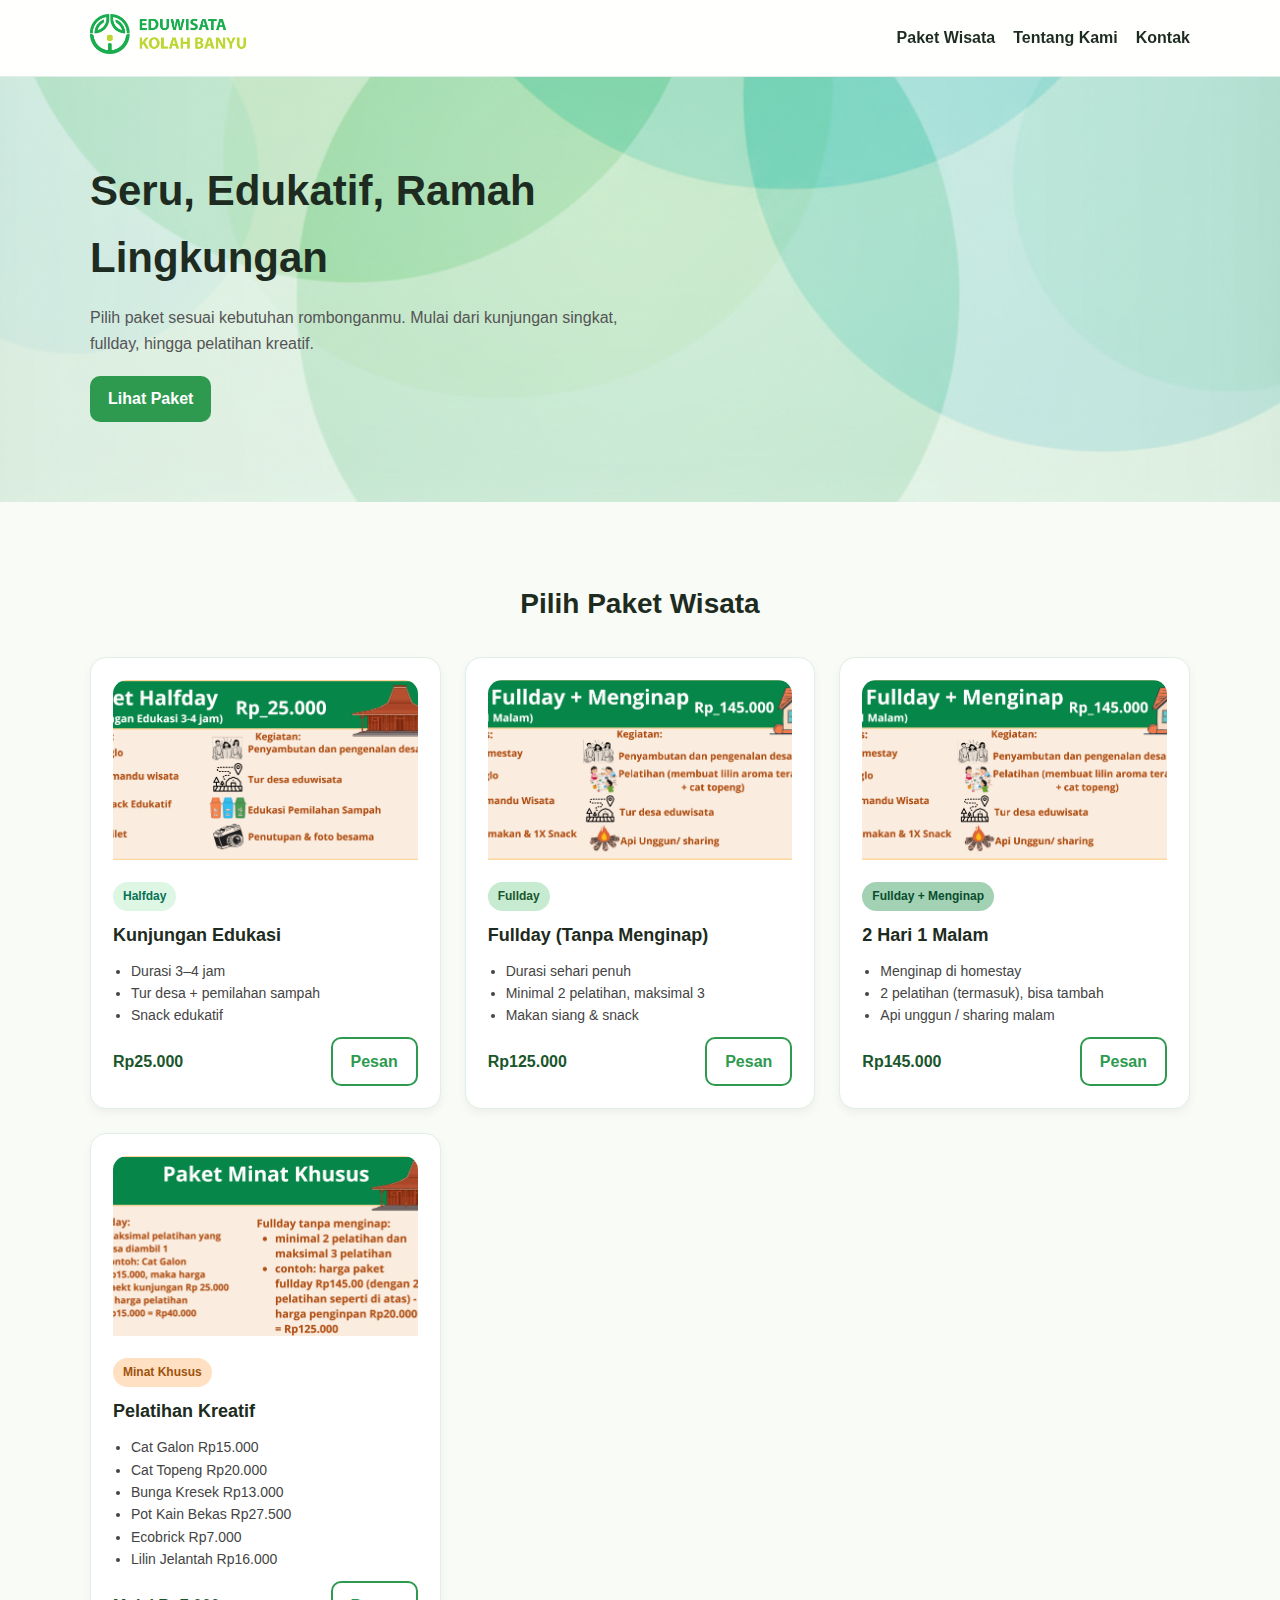
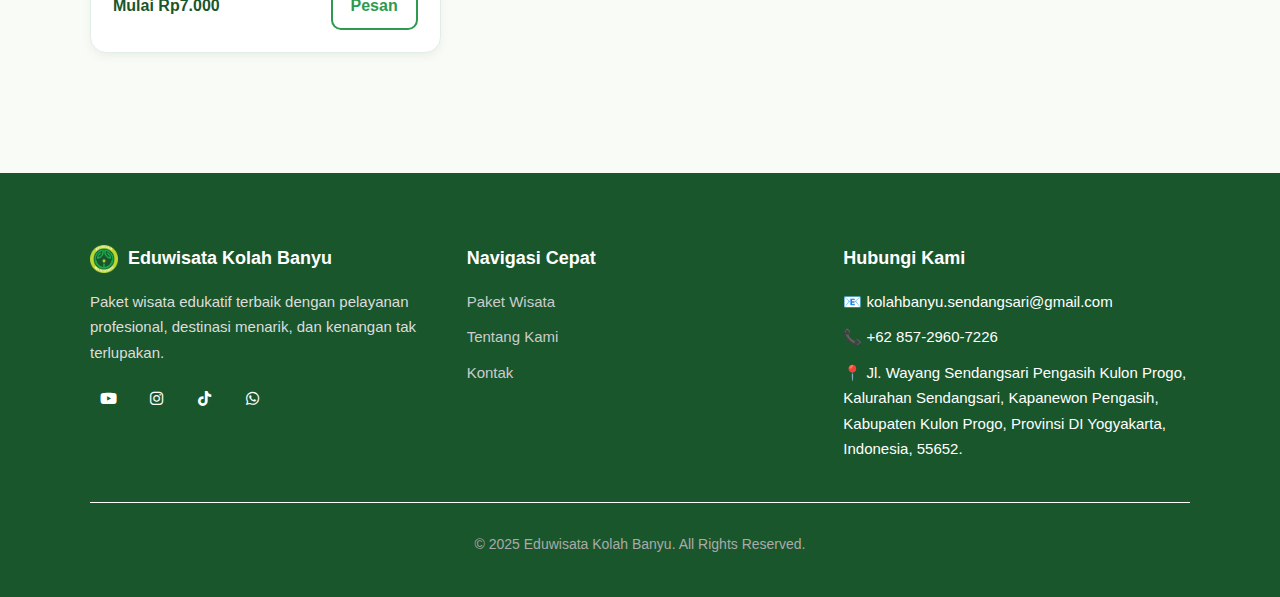
<file: index.html>
<!DOCTYPE html>
<html lang="id">
<head>
  <meta charset="UTF-8">
  <meta name="viewport" content="width=device-width, initial-scale=1.0">
  <title>Eduwisata Kolah Banyu — Paket Wisata</title>
  <link rel="stylesheet" href="https://cdnjs.cloudflare.com/ajax/libs/font-awesome/6.5.2/css/all.min.css">
  <link rel="stylesheet" href="style.css">
</head>
<body>
  
  <!-- Header -->
  <header class="site-header">
    <div class="container header-inner">
      <a class="logo" href="#" aria-label="Eduwisata Kolah Banyu Beranda">
        <img src="img/LOGO PANJANG.png" alt="Logo Eduwisata Kolah Banyu" style="height: 40px;">
        </a>
      <nav class="nav">
        <a href="#paket">Paket Wisata</a>
        <a href="/profil.html">Tentang Kami</a>
        <a href="#kontak">Kontak</a>
      </nav>
    </div>
  </header>

  <!-- Hero -->
  <section class="hero">
    <div class="container hero-inner">
      <div class="hero-copy">
        <h1>Seru, Edukatif, Ramah Lingkungan</h1>
        <p>Pilih paket sesuai kebutuhan rombonganmu. Mulai dari kunjungan singkat, fullday, hingga pelatihan kreatif.</p>
        <div class="hero-cta">
          <a class="btn btn-primary" href="#paket">Lihat Paket</a>
        </div>
      </div>
    </div>
  </section>

  <!-- Paket Wisata -->
  <section id="paket" class="section">
    <div class="container">
      <header class="section-head">
        <h2>Pilih Paket Wisata</h2>
      </header>

      <div class="grid cards">
        <!-- Paket Halfday -->
        <article class="card">
        <img src="img/paket halfday.png" alt="Poster Halfday" class="card-img">
        <div class="card-body">
            <div class="card-badge">Halfday</div>
            <h3 class="card-title">Kunjungan Edukasi</h3>
            <ul class="card-list">
            <li>Durasi 3–4 jam</li>
            <li>Tur desa + pemilahan sampah</li>
            <li>Snack edukatif</li>
            </ul>
            <div class="card-cta">
            <span class="price">Rp25.000</span>
            <a class="btn btn-outline" href="form-pemesanan.html?paket=halfday">Pesan</a>
            </div>
        </div>
        </article>


        <!-- Paket Fullday Tanpa Menginap -->
        <article class="card">
        <img src="img/paket fullday.png" alt="Poster Fullday" class="card-img">
        <div class="card-body">
          <div class="card-badge badge-green">Fullday</div>
          <h3 class="card-title">Fullday (Tanpa Menginap)</h3>
          <ul class="card-list">
            <li>Durasi sehari penuh</li>
            <li>Minimal 2 pelatihan, maksimal 3</li>
            <li>Makan siang & snack</li>
          </ul>
          <div class="card-cta">
            <span class="price">Rp125.000</span>
            <a class="btn btn-outline" href="form-pemesanan.html?paket=fullday">Pesan</a>
          </div>
        </article>

        <!-- Paket Fullday + Menginap -->
        <article class="card">
        <img src="img/paket fullday.png" alt="Fullday + Inap" class="card-img">
        <div class="card-body">
          <div class="card-badge badge-dark-green">Fullday + Menginap</div>
          <h3 class="card-title">2 Hari 1 Malam</h3>
          <ul class="card-list">
            <li>Menginap di homestay</li>
            <li>2 pelatihan (termasuk), bisa tambah</li>
            <li>Api unggun / sharing malam</li>
          </ul>
          <div class="card-cta">
            <span class="price">Rp145.000</span>
            <a class="btn btn-outline" href="form-pemesanan.html?paket=menginap">Pesan</a>
          </div>
        </article>

        <!-- Paket Minat Khusus -->
        <article class="card">
        <img src="img/paket minat khusus.png" alt="Poster Minat Khusus" class="card-img">
        <div class="card-body">
          <div class="card-badge badge-orange">Minat Khusus</div>
          <h3 class="card-title">Pelatihan Kreatif</h3>
          <ul class="card-list">
            <li>Cat Galon Rp15.000</li>
            <li>Cat Topeng Rp20.000</li>
            <li>Bunga Kresek Rp13.000</li>
            <li>Pot Kain Bekas Rp27.500</li>
            <li>Ecobrick Rp7.000</li>
            <li>Lilin Jelantah Rp16.000</li>
          </ul>
          <div class="card-cta">
            <span class="price">Mulai Rp7.000</span>
            <a class="btn btn-outline" href="form-pemesanan.html?paket=minat">Pesan</a>
          </div>
        </article>
      </div>
    </div>
  </section>

  <!-- Footer -->
  <footer class="site-footer">
    <div class="container">
      <div class="footer-grid">
        <div class="footer-column">
          <h4>
            <img src="img/LOGO EDUWISTA BULAT.png" alt="Logo Kolah Banyu">
            Eduwisata Kolah Banyu
          </h4>
          <p>Paket wisata edukatif terbaik dengan pelayanan profesional, destinasi menarik, dan kenangan tak terlupakan.</p>
          <div class="social-links">
            <a href="https://youtube.com/@kolahbanyu?si=QL788cPu4SpiGmA0" aria-label="YouTube"><i class="fab fa-youtube"></i></a>
            <a href="https://www.instagram.com/kolahbanyu.sendangsari?igsh=MXE4Nml1NmVzeHQ0Yg==" aria-label="Instagram"><i class="fab fa-instagram"></i></a>
            <a href="https://www.tiktok.com/@kolahbanyu3?_t=ZS-8zEQIwNqFyz&_r=1" aria-label="TikTok"><i class="fab fa-tiktok"></i></a>
            <a href="https://wa.me/6285729607226" aria-label="WhatsApp"><i class="fab fa-whatsapp"></i></a>
          </div>
        </div>
        <div class="footer-column">
          <h4>Navigasi Cepat</h4>
          <ul class="footer-links">
            <li><a href="index.html#paket">Paket Wisata</a></li>
            <li><a href="/profil.html">Tentang Kami</a></li>
            <li><a href="#kontak">Kontak</a></li>
          </ul>
        </div>
        <div class="footer-column">
          <h4>Hubungi Kami</h4>
          <ul id= "kontak" class="contact-info">
            <li>📧 kolahbanyu.sendangsari@gmail.com</li>
            <li>📞 +62 857-2960-7226</li>
            <li>📍 Jl. Wayang Sendangsari Pengasih Kulon Progo, Kalurahan Sendangsari,
                    Kapanewon Pengasih, Kabupaten Kulon Progo, Provinsi DI Yogyakarta,
                    Indonesia, 55652.</li>
          </ul>
        </div>
      </div>
      <div class="footer-bottom">
        <p>© 2025 Eduwisata Kolah Banyu. All Rights Reserved.</p>
      </div>
    </div>
  </footer>

</body>
</html>
</file>
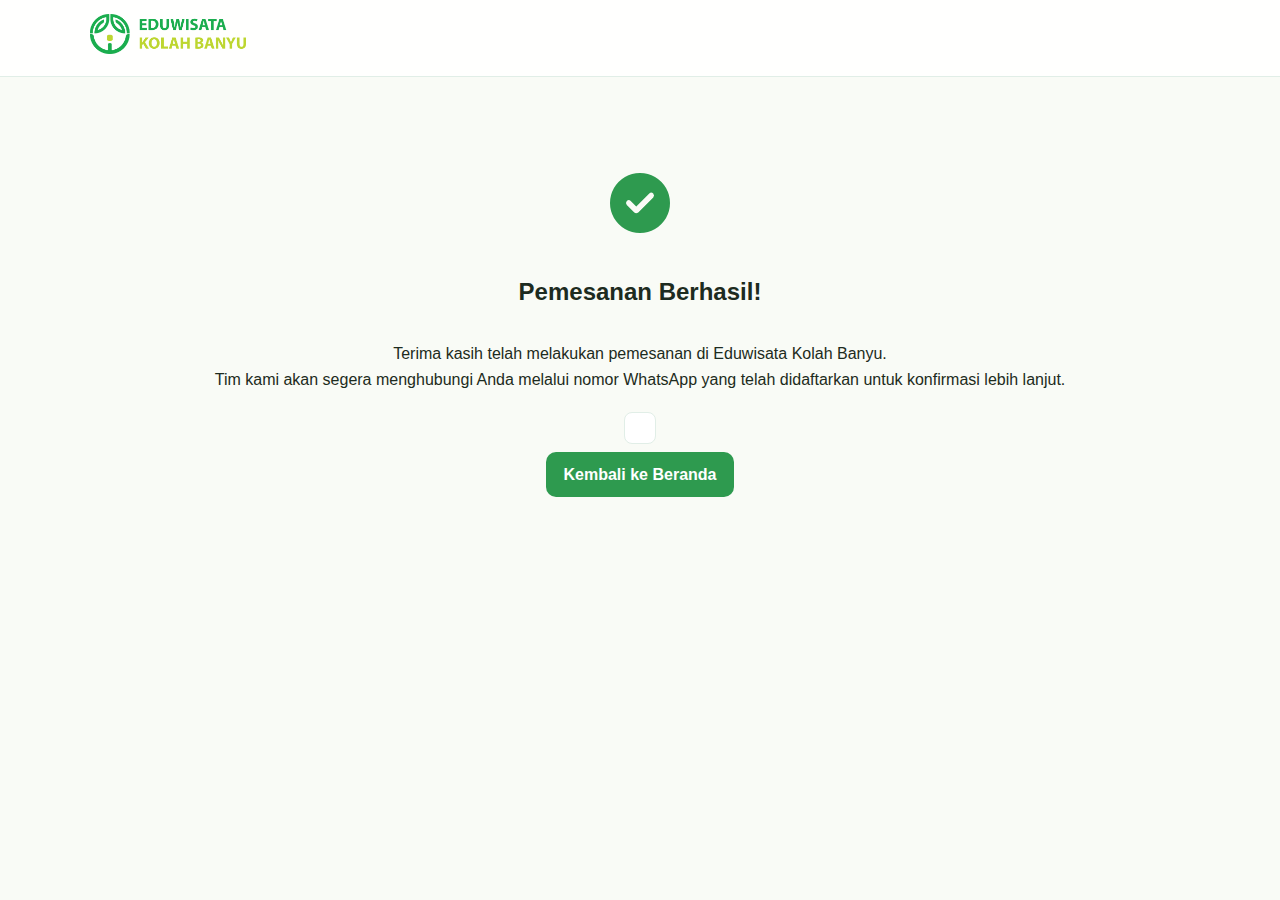
<file: form-berhasil.html>
<!DOCTYPE html>
<html lang="id">
<head>
  <meta charset="UTF-8">
  <meta name="viewport" content="width=device-width, initial-scale=1.0">
  <title>Pemesanan Berhasil — Eduwisata Kolah Banyu</title>
  <link rel="stylesheet" href="https://cdnjs.cloudflare.com/ajax/libs/font-awesome/6.5.2/css/all.min.css">
  <link rel="stylesheet" href="style.css">
</head>
<body>
  <header class="site-header">
    <div class="container header-inner">
      <a class="logo" href="home.html" aria-label="Eduwisata Kolah Banyu Beranda">
        <img src="img/LOGO PANJANG.png" alt="Logo Eduwisata Kolah Banyu" style="height: 40px;">
      </a>
    </div>
  </header>

  <main class="section">
    <div class="container text-center">
      <div class="success-icon">
        <i class="fas fa-check-circle"></i>
      </div>
      <h2 class="section-head">Pemesanan Berhasil!</h2>
      <p>Terima kasih telah melakukan pemesanan di Eduwisata Kolah Banyu.</p>
      <p>Tim kami akan segera menghubungi Anda melalui nomor WhatsApp yang telah didaftarkan untuk konfirmasi lebih lanjut.</p>
      <div id="paymentInstructions" class="payment-instructions">
          </div>
      <br>
      <a href="home.html" class="btn btn-primary">Kembali ke Beranda</a>
    </div>
  </main>

  <script>
    document.addEventListener("DOMContentLoaded", () => {
        const paymentInfo = JSON.parse(localStorage.getItem('paymentInfo'));
        const instructionsEl = document.getElementById('paymentInstructions');

        if (paymentInfo && paymentInfo.method === 'transfer') {
            instructionsEl.innerHTML = `
                <p>Silakan lakukan pembayaran dan kirimkan bukti transfer ke <strong>No. WA Admin: 08xx-xxxx-xxxx</strong> untuk menyelesaikan proses pemesanan Anda.</p>
            `;
        }

        // Hapus data dari localStorage setelah ditampilkan
        localStorage.removeItem('bookingDetails');
        localStorage.removeItem('paymentInfo');
    });
  </script>
</body>
</html>
</file>
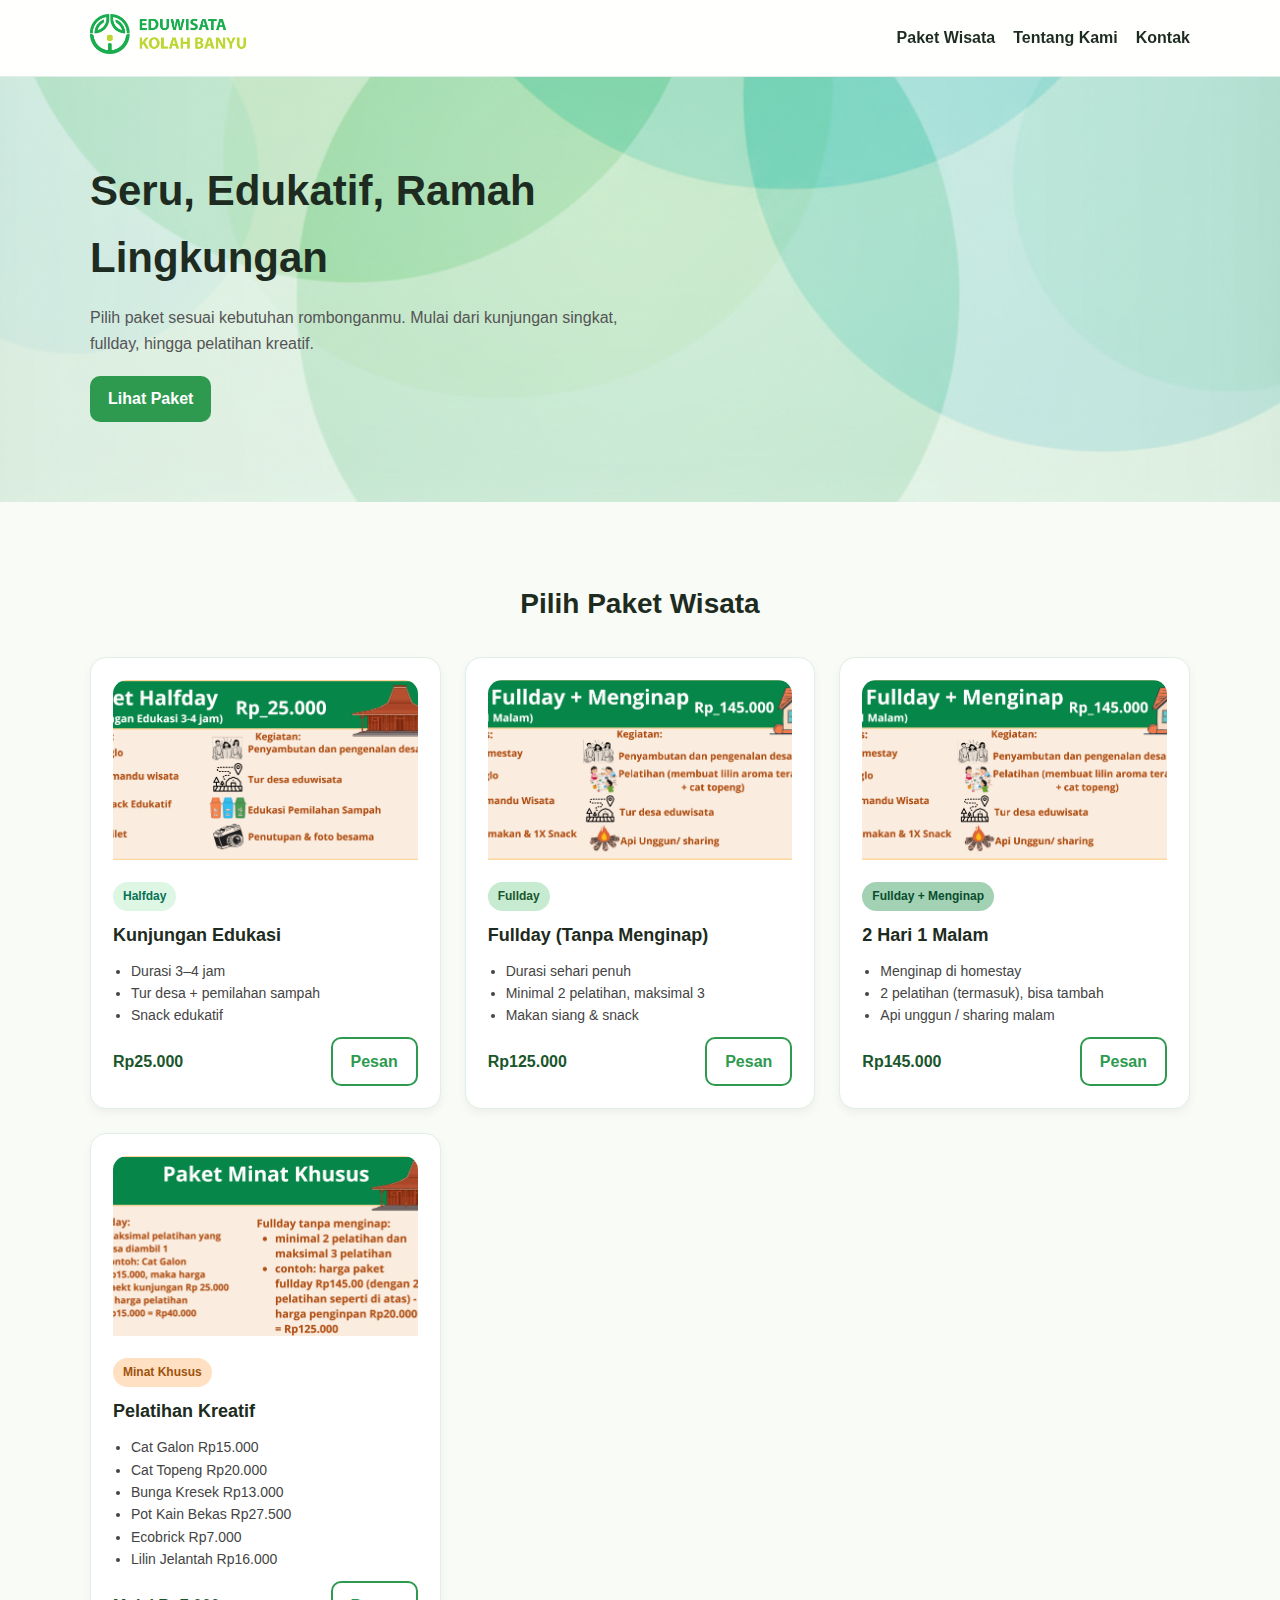
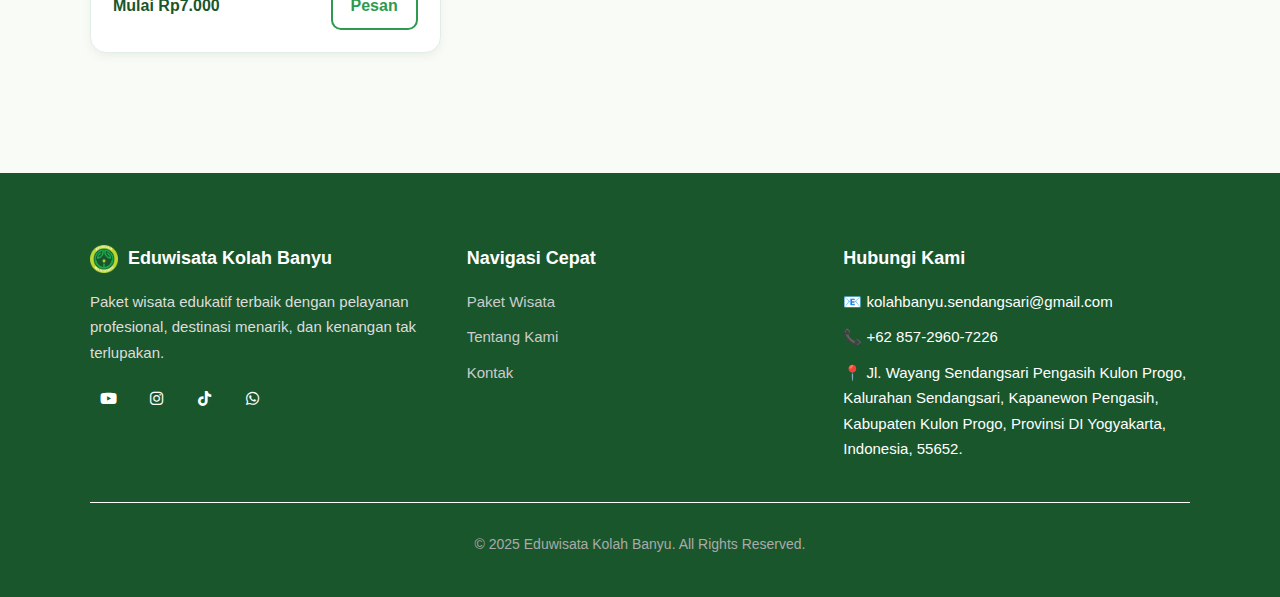
<file: form-pembayaran.html>
<!DOCTYPE html>
<html lang="id">
<head>
  <meta charset="UTF-8">
  <meta name="viewport" content="width=device-width, initial-scale=1.0">
  <title>Pembayaran — Eduwisata Kolah Banyu</title>
  <link rel="stylesheet" href="https://cdnjs.cloudflare.com/ajax/libs/font-awesome/6.5.2/css/all.min.css">
  <link rel="stylesheet" href="style.css">
</head>
<body>
  <header class="site-header">
    <div class="container header-inner">
      <a class="logo" href="home.html" aria-label="Eduwisata Kolah Banyu Beranda">
        <img src="img/LOGO PANJANG.png" alt="Logo Eduwisata Kolah Banyu" style="height: 40px;">
      </a>
    </div>
  </header>

  <main class="section">
    <div class="container">
      <header class="section-head">
        <h2>Pembayaran</h2>
        <p>Selesaikan pesanan Anda dengan mengisi detail di bawah ini.</p>
      </header>
      
      <div class="payment-layout">
        <div class="booking-summary">
            <h4>Ringkasan Pesanan</h4>
            <div id="summaryContent">
                </div>
            <div class="summary-total">
                <span>Total Pembayaran:</span>
                <strong id="summaryTotal">Rp0</strong>
            </div>
        </div>

        <form id="paymentForm" class="form">
            <h4>Data Diri Pemesan</h4>
            <div class="form-row">
                <label for="fullName">Nama Lengkap</label>
                <input type="text" id="fullName" placeholder="Masukkan nama lengkap Anda" required>
            </div>
            <div class="form-row">
                <label for="email">Email</label>
                <input type="email" id="email" placeholder="contoh@email.com" required>
            </div>
            <div class="form-row">
                <label for="whatsapp">No. WA</label>
                <input type="tel" id="whatsapp" placeholder="081234567890" required>
            </div>
            <hr class="form-divider">

            <h4>Metode Pembayaran</h4>
            <div class="radio-group">
                <label class="radio-item"><input type="radio" name="paymentMethod" value="cash" required> Cash (Pembayaran di lokasi wisata)</label>
                <label class="radio-item"><input type="radio" name="paymentMethod" value="transfer" required> Transfer Bank (via Midtrans)</label>
            </div>

            <div class="form-actions">
                <button type="submit" class="btn btn-primary">Konfirmasi Pembayaran</button>
            </div>
        </form>
      </div>
    </div>
  </main>
  
  <script src="pembayaran.js"></script>
</body>
</html>
</file>
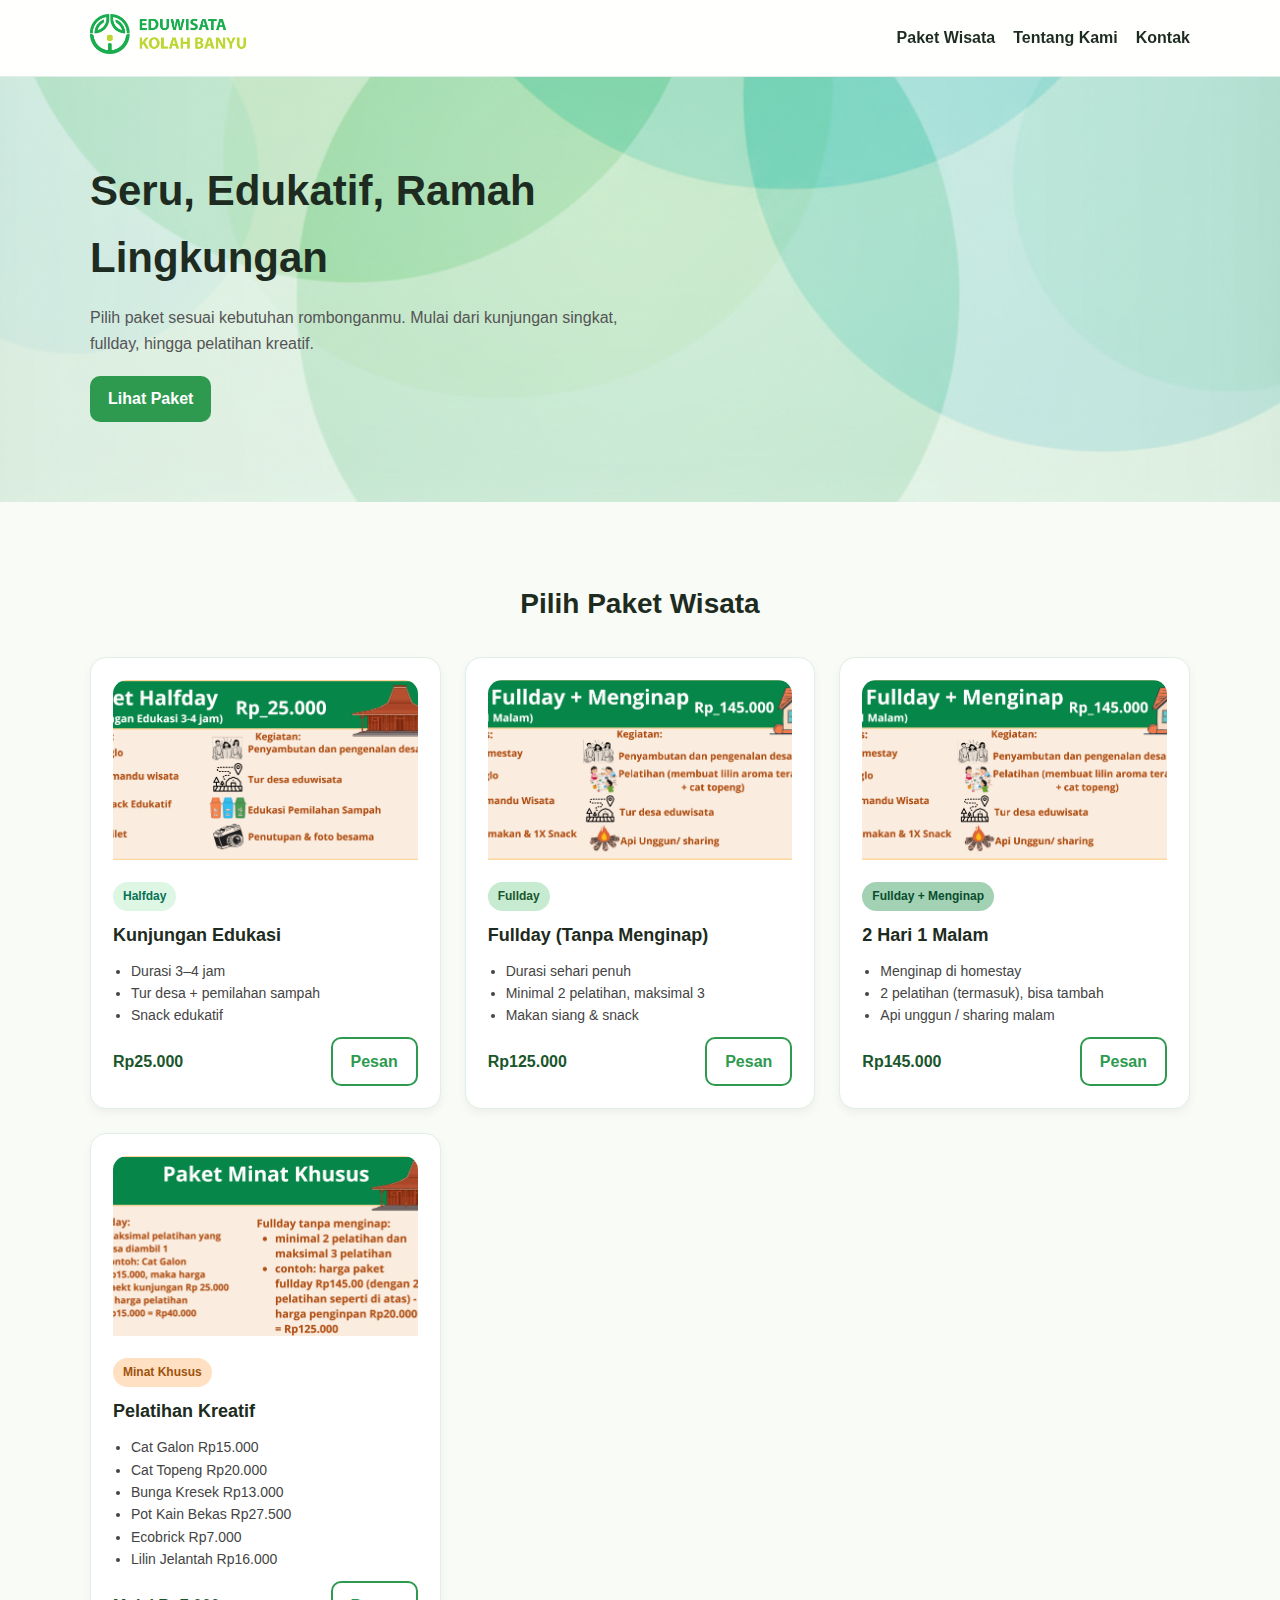
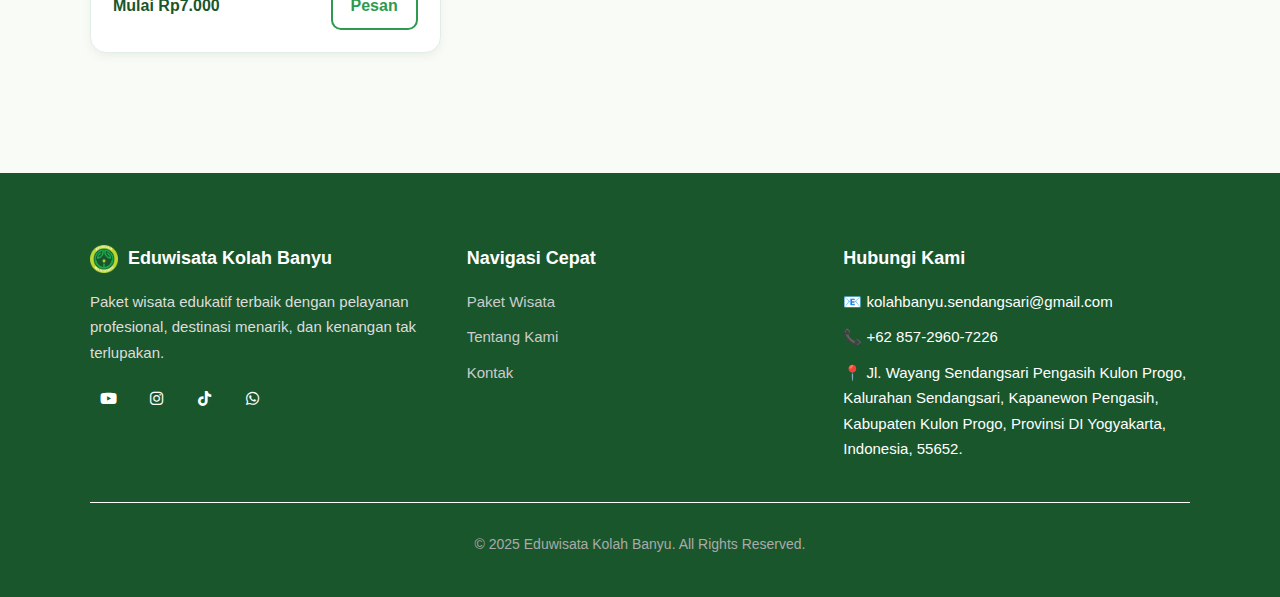
<file: form-pemesanan.html>
<!DOCTYPE html>
<html lang="id">
<head>
  <meta charset="UTF-8">
  <meta name="viewport" content="width=device-width, initial-scale=1.0">
  <title>Pemesanan Paket — Eduwisata Kolah Banyu</title>
  <link rel="stylesheet" href="https://cdnjs.cloudflare.com/ajax/libs/font-awesome/6.5.2/css/all.min.css">
  <link rel="stylesheet" href="style.css">
</head>
<body>
  <!-- Header -->
  <header class="site-header">
    <div class="container header-inner">
      <a class="logo" href="#" aria-label="Eduwisata Kolah Banyu Beranda">
        <img src="img/LOGO PANJANG.png" alt="Logo Eduwisata Kolah Banyu" style="height: 40px;">
        </a>
      <nav class="nav">
        <a href="#paket">Paket Wisata</a>
        <a href="/profil.html">Tentang Kami</a>
        <a href="#kontak">Kontak</a>
      </nav>
    </div>
  </header>

  <main class="section">
    <div class="container">
      <header class="section-head">
        <h2>Formulir Pemesanan</h2>
        <p>Lengkapi detail pemesanan Anda di bawah ini.</p>
      </header>
      
      <form id="bookingForm" class="form">
        <div class="form-row">
            <h3 id="paketTitle">Memuat nama paket...</h3>
            <p>Harga dasar per orang: <strong id="paketPrice">Rp0</strong></p>
        </div>
        <hr class="form-divider">

        <div id="workshopsRow" class="form-row" style="display: none;">
          <label>Pilih Pelatihan Tambahan (Opsional)</label>
          <div id="workshopsOptions" class="checkbox-group">
            </div>
          <p id="workshopRule" class="form-hint"></p>
        </div>
        
        <div class="form-row-split">
            <div class="form-row">
                <label for="visitDate">Tanggal Kunjungan</label>
                <input type="date" id="visitDate" required>
            </div>
            <div class="form-row">
                <label for="numPeople">
                  Jumlah Orang <span class="label-hint">(Minimal 10 orang)</span>
                </label>
                <input type="number" id="numPeople" value="1" min="1" required>
            </div>
        </div>
        <hr class="form-divider">

        <div class="total-price">
            <h4>Total Harga:</h4>
            <h3 id="totalPriceDisplay">Rp0</h3>
        </div>

        <div class="form-actions">
          <button type="submit" class="btn btn-primary">Lanjut ke Pembayaran</button>
        </div>
      </form>
    </div>
  </main>

  <!-- Footer -->
  <footer class="site-footer">
    <div class="container">
      <div class="footer-grid">
        <div class="footer-column">
          <h4>
            <img src="img/LOGO EDUWISTA BULAT.png" alt="Logo Kolah Banyu">
            Eduwisata Kolah Banyu
          </h4>
          <p>Paket wisata edukatif terbaik dengan pelayanan profesional, destinasi menarik, dan kenangan tak terlupakan.</p>
          <div class="social-links">
            <a href="#" aria-label="Facebook"><i class="fab fa-facebook-f"></i></a>
            <a href="#" aria-label="Instagram"><i class="fab fa-instagram"></i></a>
            <a href="#" aria-label="Twitter"><i class="fab fa-twitter"></i></a>
          </div>
        </div>
        <div class="footer-column">
          <h4>Navigasi Cepat</h4>
          <ul class="footer-links">
            <li><a href="home.html#paket">Paket Wisata</a></li>
            <li><a href="#">Tentang Kami</a></li>
            <li><a href="#">Kontak</a></li>
            <li><a href="home.html#galeri">Galeri</a></li>
          </ul>
        </div>
        <div class="footer-column">
          <h4>Hubungi Kami</h4>
          <ul class="contact-info">
            <li>📧 info@kolahbanyu.com</li>
            <li>📞 +62 812-3456-7890</li>
            <li>📍 Yogyakarta, Indonesia</li>
          </ul>
        </div>
      </div>
      <div class="footer-bottom">
        <p>© 2025 Eduwisata Kolah Banyu. All Rights Reserved.</p>
      </div>
    </div>
  </footer>

  <script src="pemesanan.js"></script>
</body>
</html>
</file>
<file: style.css>
/* === Reset & Global === */
* {
  box-sizing: border-box;
  margin: 0;
  padding: 0;
}
html {
  scroll-behavior: smooth;
}
body {
  font-family: 'Poppins', sans-serif;
  background: #f9fbf6;
  color: #1d2b20;
  line-height: 1.6;
}

/* === Container === */
.container {
  width: min(1100px, 90%);
  margin: auto;
  padding: 20px 0;
}

/* === Header === */
.site-header {
  position: sticky;
  top: 0;
  background: rgba(255, 255, 255, 0.9);
  backdrop-filter: blur(8px);
  border-bottom: 1px solid #e1eee7;
  z-index: 50;
}
.header-inner {
  display: flex;
  justify-content: space-between;
  align-items: center;
  padding: 14px 0;
}
.logo img {
  height: 40px;
}
.nav {
  display: flex;
  gap: 18px;
}
.nav a {
  text-decoration: none;
  font-weight: 600;
  color: #1d2b20;
  transition: color 0.2s;
}
.nav a:hover {
  color: #2E9A4F;
}

/* === Hero === (Diperbarui) */
.hero {
  background: linear-gradient(160deg, #eaf5ee, #f9fbf6); /* Warna latar belakang fallback */
  padding: 60px 0;

  /* --- Tambahan untuk gambar latar belakang --- */
  background-image: url('img/Gemini_Generated_Image_apk3qyapk3qyapk3.png'); 
  background-size: cover; 
  background-position: center; 
  background-repeat: no-repeat; 
  
  background-blend-mode: multiply; 
  background-color: rgba(234, 245, 238, 0.7); 
}
.hero-inner {
  display: grid;
  grid-template-columns: 1fr 1fr;
  align-items: center;
  gap: 20px;
}

.hero h1 {
  font-size: clamp(28px, 4vw, 42px);
  margin-bottom: 14px;
}
.hero p {
  margin-bottom: 20px;
  color: #555;
}
.hero-cta {
  display: flex;
  gap: 12px;
}
.hero-cta .btn {
  font-size: 16px;
}

/* === Buttons === */
.btn {
  display: inline-block;
  padding: 10px 18px;
  border-radius: 10px;
  text-decoration: none;
  font-weight: 600;
  transition: all 0.2s ease;
  cursor: pointer;
}
.btn-primary {
  background: #2E9A4F;
  color: #fff;
}
.btn-primary:hover {
  background: #1a562c;
}
.btn-outline {
  border: 2px solid #2E9A4F;
  color: #2E9A4F;
  background: transparent;
}
.btn-outline:hover {
  background: #eaf5ee;
}

/* === Sections === */
.section {
  padding: 60px 0;
}
.section-head {
  text-align: center;
  margin-bottom: 30px;
}
.section-head h2 {
  font-size: 28px;
}
.section-head p {
  color: #555;
  margin-top: 6px;
}

/* === Cards (Paket Wisata) === */
.grid {
  display: grid;
  gap: 24px;
}
.cards {
  grid-template-columns: repeat(auto-fill, minmax(260px, 1fr));
}
.card {
  background: #fff;
  border-radius: 16px;
  padding: 22px;
  border: 1px solid #e1eee7;
  box-shadow: 0 4px 10px rgba(0,0,0,0.05);
  display: flex;
  flex-direction: column;
  gap: 10px;
  transition: transform 0.2s, box-shadow 0.2s;
}
.card:hover {
  transform: translateY(-6px);
  box-shadow: 0 8px 20px rgba(0,0,0,0.08);
}
.card-badge {
  font-size: 12px;
  font-weight: 700;
  padding: 5px 10px;
  border-radius: 20px;
  background: #def7e5;
  color: #087154;
  align-self: flex-start;
}
.badge-green { background: #c6ebd1; color: #1a562c; }
.badge-dark-green { background: #a2d1b4; color: #0a4d2e; }
.badge-orange { background: #ffe0c2; color: #a0530d; }
.card-title {
  font-size: 18px;
}
.card-list {
  padding-left: 18px;
  font-size: 14px;
  color: #444;
}
.card-cta {
  margin-top: auto;
  display: flex;
  justify-content: space-between;
  align-items: center;
}
.price {
  font-weight: 700;
  color: #1a562c;
}

.card-img {
  width: 100%;
  height: 180px; /* Anda bisa sesuaikan tinggi ini sesuai kebutuhan */
  object-fit: contain; /* Perubahan di sini: dari 'cover' menjadi 'contain' */
  border-radius: 14px 14px 0 0;
  margin-bottom: 12px;
}

/* === Form Booking === */
.form {
  background: #fff;
  border: 1px solid #e1eee7;
  border-radius: 16px;
  box-shadow: 0 6px 16px rgba(0,0,0,0.05);
  padding: 24px;
  max-width: 700px;
  margin: auto;
}
.form-row {
  display: grid;
  gap: 8px;
  margin-bottom: 16px;
}
label {
  font-weight: 600;
}
input, select {
  padding: 12px;
  border-radius: 8px;
  border: 1px solid #ccc;
  font: inherit;
}
input:focus, select:focus {
  outline: none;
  border-color: #2E9A4F;
  box-shadow: 0 0 0 3px rgba(46,154,79,0.2);
}
.form-actions {
  text-align: right;
}

/* === Footer === (UPDATED) */
.site-footer {
  background: #1a562c;
  color: #fff;
  padding: 50px 0 20px;
  font-size: 15px;
  line-height: 1.7;
  margin-top: 40px;
}
.footer-grid {
  display: grid;
  grid-template-columns: repeat(auto-fit, minmax(250px, 1fr));
  gap: 30px;
  margin-bottom: 30px;
  padding-bottom: 30px;
  border-bottom: 1px solid #fff;
}
.footer-column h4 {
  color: #fff;
  font-size: 18px;
  margin-bottom: 15px;
  /* Properti baru ditambahkan di bawah */
  display: flex;
  align-items: center;
  gap: 10px;
}
/* Style baru untuk gambar logo di footer */
.footer-column h4 img {
  height: 28px; /* Anda bisa sesuaikan ukuran tinggi logo */
  width: auto;
}
.footer-column p {
  color: #ddd;
}
.social-links {
  margin-top: 15px;
  display: flex;
  gap: 12px;
}
.social-links a {
  color: #fff;
  background:  #1a562c;
  width: 36px;
  height: 36px;
  display: flex;
  align-items: center;
  justify-content: center;
  text-decoration: none;
  border-radius: 50%;
  font-weight: bold;
  transition: background 0.2s;
}
.social-links a:hover {
  background: #36e169;
}
.footer-links, .contact-info {
  list-style: none;
  padding: 0;
}
.footer-links li, .contact-info li {
  margin-bottom: 10px;
}
.footer-links a {
  text-decoration: none;
  color: #ccc;
  transition: color 0.2s;
}
.footer-links a:hover {
  color: #fff;
}
.footer-bottom {
  text-align: center;
  font-size: 14px;
  color: #aaa;
}
/* === End of Footer === */

/* === Card Image */
.card-img {
  width: 100%;
  height: 180px;
  object-fit: cover;
  border-radius: 14px 14px 0 0;
  margin-bottom: 12px;
}
.card-body {
  display: flex;
  flex-direction: column;
  gap: 10px;
}

/* === Responsiveness === */
@media (max-width: 900px) {
  .hero-inner {
    grid-template-columns: 1fr;
    text-align: center;
  }
  .hero-cta {
    justify-content: center;
  }
}

/* === Form Enhancements === */
.form-divider {
  border: none;
  border-top: 1px solid #e1eee7;
  margin: 20px 0;
}
.form-row-split {
  display: grid;
  grid-template-columns: 1fr 1fr;
  gap: 16px;
}
.checkbox-group .checkbox-item {
  margin-bottom: 8px;
}
.radio-group .radio-item {
  display: block;
  margin-bottom: 10px;
}
.form-hint {
  font-size: 14px;
  color: #555;
  margin-top: 8px;
}
.total-price {
  text-align: right;
  margin: 20px 0;
}
.total-price h4 {
  font-weight: normal;
  color: #555;
}
.total-price h3 {
  font-size: 28px;
  color: #1a562c;
}

/* === Payment Page Layout === */
.payment-layout {
  display: grid;
  grid-template-columns: 1fr 1.2fr;
  gap: 30px;
  align-items: start;
}
.booking-summary {
  background: #eaf5ee;
  padding: 20px;
  border-radius: 12px;
  position: sticky;
  top: 100px;
}
.booking-summary h4 {
  margin-bottom: 15px;
  border-bottom: 1px solid #c6ebd1;
  padding-bottom: 10px;
}
.booking-summary p {
  margin-bottom: 8px;
}
.booking-summary ul {
  padding-left: 20px;
  font-size: 15px;
  color: #333;
}
.summary-total {
  margin-top: 15px;
  padding-top: 15px;
  border-top: 1px solid #c6ebd1;
  display: flex;
  justify-content: space-between;
  align-items: center;
  font-size: 18px;
}

/* === Success Page === */
.text-center {
  text-align: center;
}
.success-icon {
  font-size: 60px;
  color: #2E9A4F;
  margin-bottom: 20px;
}
.payment-instructions {
    background: #fff;
    border: 1px solid #e1eee7;
    padding: 15px;
    border-radius: 8px;
    margin-top: 20px;
    display: inline-block;
}

/* === Responsive Adjustments === */
@media (max-width: 900px) {
  .form-row-split {
    grid-template-columns: 1fr;
  }
  .payment-layout {
    grid-template-columns: 1fr;
  }
}

.label-hint {
  color: red;
  font-weight: normal;
  font-size: 14px;
}
</file>
